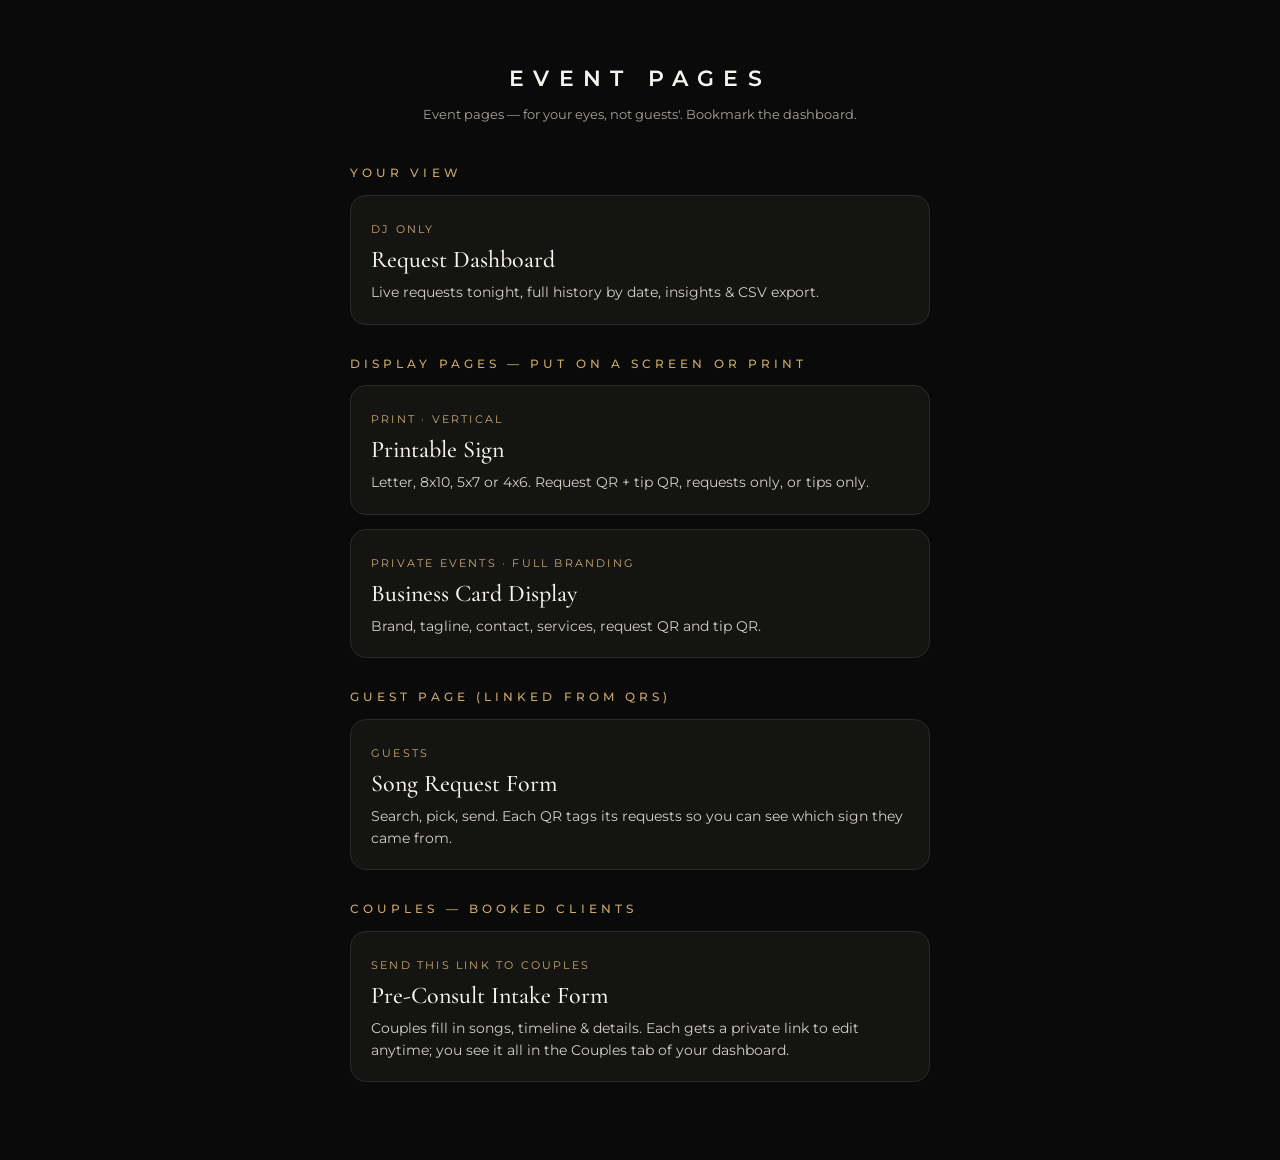
<file: index.html>
<!DOCTYPE html>
<html lang="en">
<head>
<meta charset="UTF-8" />
<meta name="viewport" content="width=device-width, initial-scale=1" />
<meta name="robots" content="noindex" />
<title>Event Pages</title>
<link rel="preconnect" href="https://fonts.googleapis.com" />
<link rel="preconnect" href="https://fonts.gstatic.com" crossorigin />
<link href="https://fonts.googleapis.com/css2?family=Cormorant+Garamond:ital,wght@0,500;1,500&family=Montserrat:wght@400;500;600&display=swap" rel="stylesheet" />
<link rel="stylesheet" href="styles.css" />
<style>
  .page { max-width: 620px; }
  .hub-card { display:block; text-decoration:none; color:var(--ink); margin-bottom:14px; transition: border-color .15s; }
  .hub-card:hover { border-color: var(--gold); }
  .hub-card h2 { font-family: var(--font-serif); font-weight:500; font-size:24px; }
  .hub-card p { color: var(--ink-2); font-size: 14px; margin-top:4px; }
  .hub-card .tag { font-size:11px; letter-spacing:0.2em; text-transform:uppercase; color:var(--gold); }
  .sec { margin: 30px 0 12px; }
</style>
</head>
<body>
<div class="page">
  <header style="text-align:center; padding:34px 0 10px">
    <div class="wordmark" style="font-size:22px">Event Pages</div>
    <p class="subtle" style="font-size:13px; margin-top:8px">Event pages — for your eyes, not guests'. Bookmark the dashboard.</p>
  </header>

  <div id="setupBanner" class="banner" style="display:none">
    Firebase isn't connected yet — pages run in same-device demo mode. See README.md for the 10-minute setup.
  </div>

  <div class="eyebrow sec">Your view</div>
  <a class="card hub-card" href="dashboard.html">
    <span class="tag">DJ only</span>
    <h2>Request Dashboard</h2>
    <p>Live requests tonight, full history by date, insights &amp; CSV export.</p>
  </a>

  <div class="eyebrow sec">Display pages — put on a screen or print</div>
  <a class="card hub-card" href="print.html">
    <span class="tag">Print · vertical</span>
    <h2>Printable Sign</h2>
    <p>Letter, 8x10, 5x7 or 4x6. Request QR + tip QR, requests only, or tips only.</p>
  </a>
  <a class="card hub-card" href="display-milestone.html">
    <span class="tag">Private events · full branding</span>
    <h2>Business Card Display</h2>
    <p>Brand, tagline, contact, services, request QR and tip QR.</p>
  </a>

  <div class="eyebrow sec">Guest page (linked from QRs)</div>
  <a class="card hub-card" href="request.html">
    <span class="tag">Guests</span>
    <h2>Song Request Form</h2>
    <p>Search, pick, send. Each QR tags its requests so you can see which sign they came from.</p>
  </a>

  <div class="eyebrow sec">Couples — booked clients</div>
  <a class="card hub-card" href="intake.html">
    <span class="tag">Send this link to couples</span>
    <h2>Pre-Consult Intake Form</h2>
    <p>Couples fill in songs, timeline &amp; details. Each gets a private link to edit anytime; you see it all in the Couples tab of your dashboard.</p>
  </a>
</div>
<script type="module">
  import { isFirebaseConfigured } from "./config.js";
  if (!isFirebaseConfigured())
    document.getElementById("setupBanner").style.display = "block";
</script>
</body>
</html>
</file>
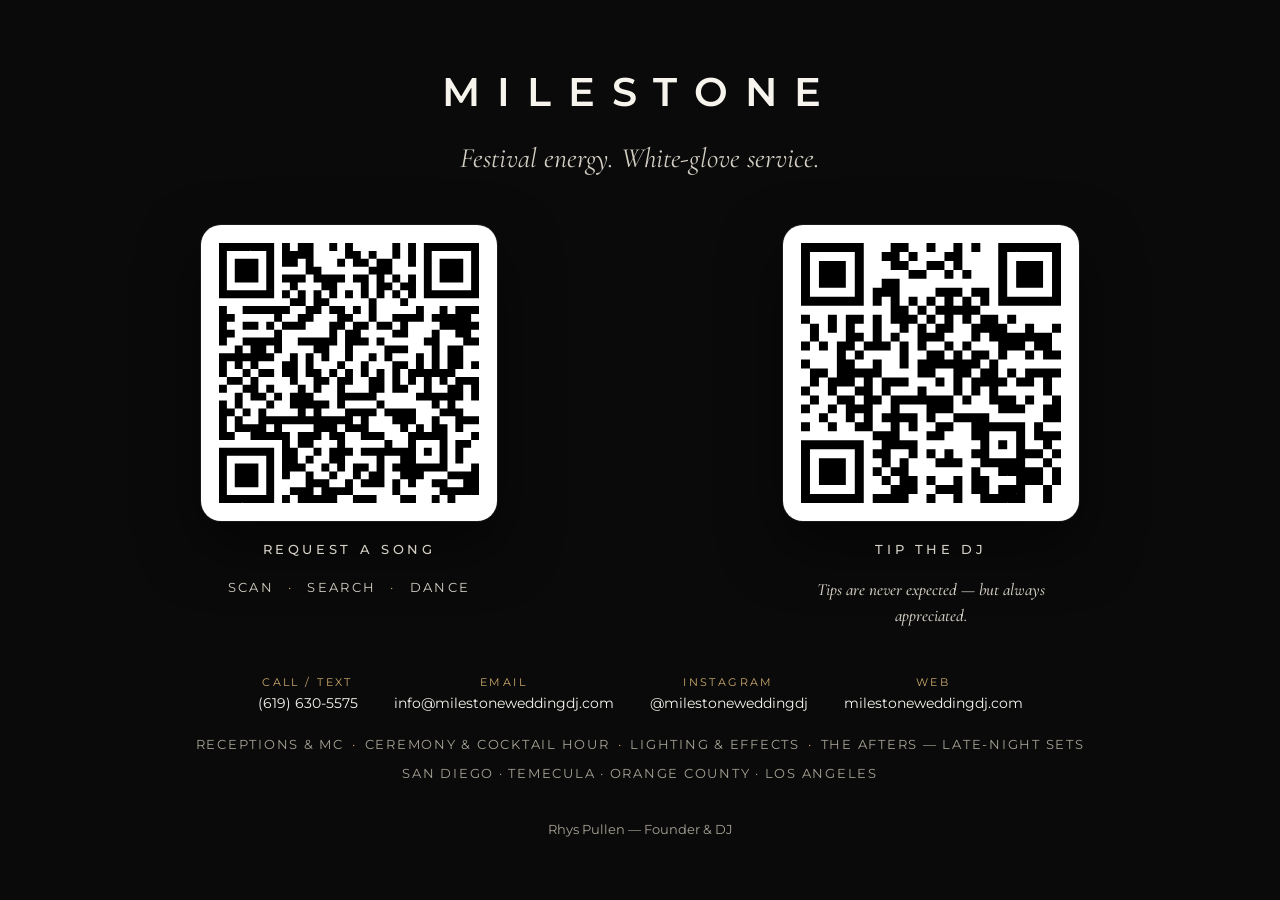
<file: display-milestone.html>
<!DOCTYPE html>
<html lang="en">
<head>
<meta charset="UTF-8" />
<meta name="viewport" content="width=device-width, initial-scale=1" />
<meta name="robots" content="noindex" />
<title>Milestone — Wedding DJ</title>
<link rel="preconnect" href="https://fonts.googleapis.com" />
<link rel="preconnect" href="https://fonts.gstatic.com" crossorigin />
<link href="https://fonts.googleapis.com/css2?family=Cormorant+Garamond:ital,wght@0,500;1,500&family=Montserrat:wght@400;500;600&display=swap" rel="stylesheet" />
<link rel="stylesheet" href="styles.css" />
<style>
  .brand-tag { font-family: var(--font-serif); font-style: italic; font-size: clamp(20px,3vw,28px); color: var(--ink-2); margin-top: 14px; }
  .contact-bar {
    display:flex; gap: clamp(14px, 3vw, 36px); flex-wrap:wrap; justify-content:center;
    margin-top: clamp(24px, 5vh, 44px);
    font-size: 14px; color: var(--ink-2);
  }
  .contact-bar a { color: var(--ink); text-decoration: none; }
  .contact-bar .k { color: var(--gold); font-size: 11px; letter-spacing: 0.22em; text-transform: uppercase; display:block; margin-bottom:2px; }
  .services-line { margin-top: 20px; font-size: 12.5px; letter-spacing: 0.14em; text-transform: uppercase; color: var(--ink-3); }
  .services-line .dot { color: var(--gold); padding: 0 8px; }
  .foot-owner { margin-top: clamp(22px, 4vh, 40px); font-size: 13px; color: var(--ink-3); }
  .tip-line { font-size: 17px; max-width: 280px; }
</style>
</head>
<body class="display-body">
  <div class="wordmark" style="font-size:clamp(26px,4.5vw,40px)" id="bizName"></div>
  <div class="brand-tag" id="tagline"></div>

  <div class="display-grid">
    <div class="qr-block">
      <div class="qr-card"><div id="qrRequest"></div></div>
      <div class="qr-label">Request a song</div>
      <div class="steps"><span>Scan</span><span class="dot">·</span><span>Search</span><span class="dot">·</span><span>Dance</span></div>
    </div>

    <div class="qr-block">
      <div class="qr-card"><div id="qrVenmo"></div></div>
      <div class="qr-label">Tip the DJ</div>
      <p class="serif-italic muted tip-line" id="tipLine"></p>
    </div>
  </div>

  <div class="contact-bar" id="contactBar"></div>
  <div class="services-line" id="servicesLine"></div>
  <div class="services-line" style="margin-top:10px" id="areaLine"></div>
  <div class="foot-owner" id="ownerLine"></div>

<script src="vendor-qrcode.js"></script>
<script type="module">
  import { SETTINGS, BUSINESS } from "./config.js";
  import { drawQR } from "./qr-helper.js";
  const $ = (id) => document.getElementById(id);

  $("bizName").textContent = BUSINESS.name;
  $("tagline").textContent = BUSINESS.tagline;
  $("tipLine").textContent = SETTINGS.tipLine;
  $("contactBar").innerHTML = `
    <div><span class="k">Call / Text</span><a href="${BUSINESS.phoneHref}">${BUSINESS.phone}</a></div>
    <div><span class="k">Email</span><a href="mailto:${BUSINESS.email}">${BUSINESS.email}</a></div>
    <div><span class="k">Instagram</span><a href="${BUSINESS.instagramUrl}" target="_blank" rel="noopener">${BUSINESS.instagram}</a></div>
    <div><span class="k">Web</span><a href="${BUSINESS.websiteUrl}" target="_blank" rel="noopener">${BUSINESS.website}</a></div>`;
  $("servicesLine").innerHTML = BUSINESS.services.join('<span class="dot">·</span>');
  $("areaLine").textContent = BUSINESS.serviceArea;
  $("ownerLine").textContent = BUSINESS.owner + " — " + BUSINESS.title;

  const requestUrl = new URL("request.html?v=private", location.href).href;
  drawQR($("qrRequest"), requestUrl, 260);
  drawQR($("qrVenmo"), "https://venmo.com/u/" + SETTINGS.venmoHandle, 260);
</script>
</body>
</html>
</file>
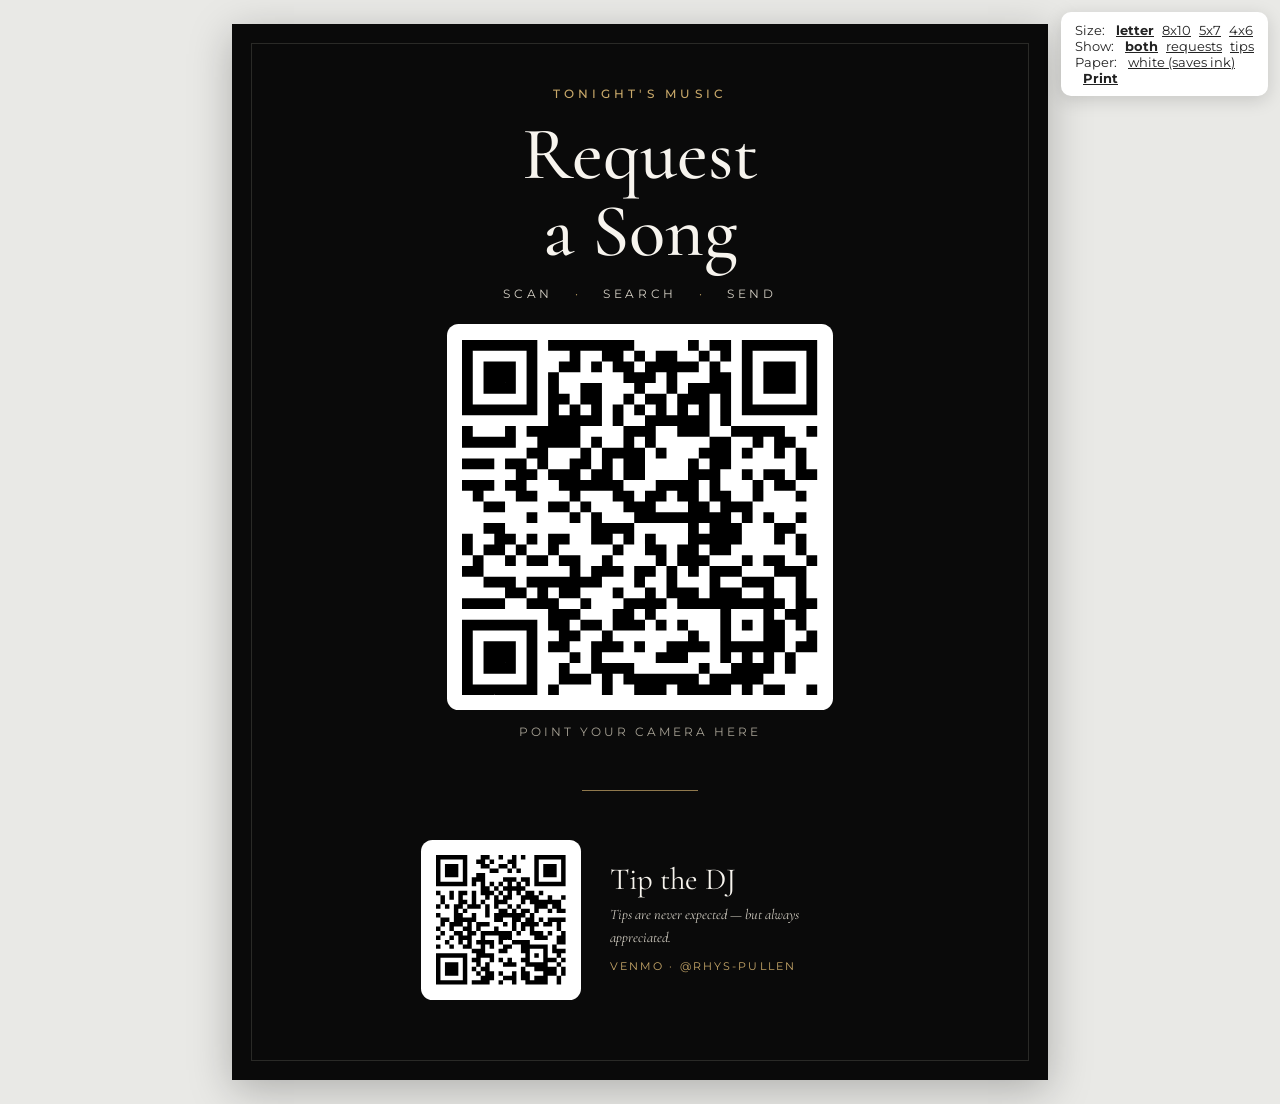
<file: print.html>
<!DOCTYPE html>
<html lang="en">
<head>
<meta charset="UTF-8" />
<meta name="viewport" content="width=device-width, initial-scale=1" />
<meta name="robots" content="noindex" />
<title>Print</title>
<link rel="preconnect" href="https://fonts.googleapis.com" />
<link rel="preconnect" href="https://fonts.gstatic.com" crossorigin />
<link href="https://fonts.googleapis.com/css2?family=Cormorant+Garamond:ital,wght@0,500;1,500&family=Montserrat:wght@400;500;600&display=swap" rel="stylesheet" />
<link rel="stylesheet" href="styles.css" />
<style id="pageSize"></style>
<style>
  /* Vertical print sign. Sizes: ?size=letter (default) | 8x10 | 5x7 | 4x6
     Content: ?show=both (default) | requests | tips      Paper: ?light=1 for a white page
     QR tag: ?v=table (whatever you want the dashboard to show as the source) */
  html, body { background: #e9e9e6; }
  body { display: flex; justify-content: center; padding: 24px 0; }
  .sheet {
    width: var(--w); height: var(--h); background: var(--bg); color: var(--ink);
    display: flex; flex-direction: column; align-items: center; justify-content: space-between;
    text-align: center; padding: calc(var(--u) * 0.62) calc(var(--u) * 0.5);
    box-shadow: 0 10px 40px rgba(0,0,0,.25); position: relative; overflow: hidden;
    -webkit-print-color-adjust: exact; print-color-adjust: exact;
  }
  .sheet::before { content: ""; position: absolute; inset: calc(var(--u) * 0.2); border: 1px solid var(--line-print); pointer-events: none; }
  .top { display: flex; flex-direction: column; align-items: center; }
  .eb { font-size: calc(var(--u) * 0.13); letter-spacing: .34em; text-transform: uppercase; color: var(--acc); font-weight: 500; }
  .brandmark { font-weight: 600; letter-spacing: .42em; text-transform: uppercase; font-size: calc(var(--u) * 0.24); margin-bottom: calc(var(--u) * 0.16); }
  .tag { font-family: var(--font-serif); font-style: italic; color: var(--ink-2); font-size: calc(var(--u) * 0.2); margin-top: calc(var(--u) * -0.06); margin-bottom: calc(var(--u) * 0.2); }
  h1 { font-family: var(--font-serif); font-weight: 500; line-height: 1.02; font-size: calc(var(--u) * 0.78); margin-top: calc(var(--u) * 0.14); }
  .steps { margin-top: calc(var(--u) * 0.16); font-size: calc(var(--u) * 0.13); letter-spacing: .3em; text-transform: uppercase; color: var(--ink-2); }
  .steps i { font-style: normal; color: var(--acc); padding: 0 .6em; }
  .qr { background: #fff; padding: calc(var(--u) * 0.16); border-radius: calc(var(--u) * 0.12); line-height: 0; }
  .qr svg { width: var(--qr); height: var(--qr); display: block; }
  .qr.small svg { width: var(--qr2); height: var(--qr2); }
  .scan { margin-top: calc(var(--u) * 0.14); font-size: calc(var(--u) * 0.12); letter-spacing: .26em; text-transform: uppercase; color: var(--ink-3); }
  .rule { width: calc(var(--u) * 1.2); height: 1px; background: var(--acc); opacity: .7; }
  .tip { display: flex; align-items: center; gap: calc(var(--u) * 0.3); text-align: left; }
  .tip .t1 { font-family: var(--font-serif); font-size: calc(var(--u) * 0.32); line-height: 1.05; }
  .tip .t2 { font-family: var(--font-serif); font-style: italic; color: var(--ink-2); font-size: calc(var(--u) * 0.15); margin-top: calc(var(--u) * 0.08); max-width: calc(var(--u) * 2.6); }
  .tip .t3 { font-size: calc(var(--u) * 0.11); letter-spacing: .2em; text-transform: uppercase; color: var(--acc); margin-top: calc(var(--u) * 0.1); }
  .foot { font-size: calc(var(--u) * 0.11); letter-spacing: .32em; text-transform: uppercase; color: var(--ink-3); }
  .tips-only .tip { flex-direction: column; text-align: center; }
  .tips-only .tip .t1 { font-size: calc(var(--u) * 0.7); }
  .tips-only .tip .t2 { font-size: calc(var(--u) * 0.22); max-width: none; }
  .tips-only .qr.small svg { width: var(--qr); height: var(--qr); }
  .light .sheet { --bg: #ffffff; --ink: #111; --ink-2: #444; --ink-3: #6b6b6b; --line-print: #d9d9d6; }
  .controls { z-index: 10; position: fixed; top: 12px; right: 12px; font: 13px var(--font-sans); background: #fff; color: #222; padding: 10px 14px; border-radius: 10px; box-shadow: 0 4px 18px rgba(0,0,0,.15); }
  .controls a { color: #222; margin-left: 8px; }
  @media print {
    html, body { background: none !important; padding: 0; } body { display: block; } .sheet { box-shadow: none; } .controls { display: none; }
    html:not(.light) .sheet { --bg: #0a0a0a; --ink: #f7f4ee; --ink-2: #d4cfc4; --ink-3: #a7a295; --line: #2a2a27; --gold: #c9a96a; color: var(--ink); }
  }
</style>
</head>
<body>
<div class="controls" id="controls"></div>
<div class="sheet" id="sheet">
  <div class="top" id="top"></div>
  <div id="mid"></div>
  <div class="foot" id="foot"></div>
</div>
<script src="vendor-qrcode.js"></script>
<script type="module">
  import { SETTINGS, BUSINESS } from "./config.js?v=6";
  const q = new URLSearchParams(location.search);
  const SIZES = { letter: [8.5, 11], "8x10": [8, 10], "5x7": [5, 7], "4x6": [4, 6] };
  const size = SIZES[q.get("size")] ? q.get("size") : "letter";
  const [W, H] = SIZES[size];
  const show = ["requests", "tips"].includes(q.get("show")) ? q.get("show") : "both";
  const tag = (q.get("v") || "sign").replace(/[^\w-]/g, "").slice(0, 30);
  const base = q.get("base") || location.href;   // ?base= lets you print before the site is live
  const brand = { name: "", tagline: "", foot: "" };
  if (q.get("light") === "1") document.documentElement.classList.add("light");
  if (show === "tips") document.body.classList.add("tips-only");

  const k = Math.min(W / 8.5, H / 11);   // everything scales with the tighter side of the page
  const s = document.documentElement.style;
  s.setProperty("--w", W + "in"); s.setProperty("--h", H + "in"); s.setProperty("--u", k + "in");
  const qrIn = show === "both" ? (brand.name ? 3.25 : 3.7) : (brand.name ? 4.0 : 4.4);
  s.setProperty("--qr", qrIn * k + "in");
  s.setProperty("--qr2", 1.35 * k + "in");
  s.setProperty("--acc", "var(--gold)");
  s.setProperty("--line-print", "var(--line)");
  document.getElementById("pageSize").textContent = `@page { size: ${W}in ${H}in; margin: 0; }`;

  const qrSvg = (text) => { const qr = qrcode(0, "M"); qr.addData(text); qr.make(); return qr.createSvgTag({ cellSize: 4, margin: 0, scalable: true }); };
  const requestUrl = new URL("request.html?v=" + tag, base).href;
  const venmoUrl = "https://venmo.com/u/" + SETTINGS.venmoHandle;
  const esc = (t) => String(t).replace(/[&<>"]/g, (c) => ({ "&": "&amp;", "<": "&lt;", ">": "&gt;", '"': "&quot;" }[c]));

  const head = brand.name ? `<div class="brandmark">${esc(brand.name)}</div>${brand.tagline ? `<div class="tag">${esc(brand.tagline)}</div>` : ""}` : "";
  const tipBlock = `<div class="tip"><div class="qr small">${qrSvg(venmoUrl)}</div><div>
      <div class="t1">${show === "tips" ? "Enjoying<br>the music?" : "Tip the DJ"}</div>
      <div class="t2">${esc(SETTINGS.tipLine)}</div>
      <div class="t3">Venmo · @${esc(SETTINGS.venmoHandle)}</div></div></div>`;

  if (show === "tips") {
    document.getElementById("top").innerHTML = head + `<div class="eb">From the DJ booth</div>`;
    document.getElementById("mid").innerHTML = tipBlock;
  } else {
    document.getElementById("top").innerHTML = head + `<div class="eb">Tonight's music</div><h1>Request<br>a Song</h1>
      <div class="steps">Scan<i>·</i>Search<i>·</i>Send</div>`;
    document.getElementById("mid").innerHTML = `<div class="qr">${qrSvg(requestUrl)}</div><div class="scan">Point your camera here</div>`;
    if (show === "both") document.getElementById("mid").insertAdjacentHTML("afterend", `<div class="rule"></div>${tipBlock}`);
  }
  document.getElementById("foot").textContent = brand.foot;

  const link = (k, v) => { const p = new URLSearchParams(q); p.set(k, v); return "?" + p.toString(); };
  document.getElementById("controls").innerHTML =
    `Size: ${Object.keys(SIZES).map((k) => `<a href="${link("size", k)}">${k === size ? "<b>" + k + "</b>" : k}</a>`).join("")}
     <br>Show: ${["both", "requests", "tips"].map((k) => `<a href="${link("show", k)}">${k === show ? "<b>" + k + "</b>" : k}</a>`).join("")}
     <br>Paper: <a href="${link("light", q.get("light") === "1" ? "0" : "1")}">${q.get("light") === "1" ? "dark" : "white (saves ink)"}</a>
     <br><a href="#" onclick="print();return false"><b>Print</b></a>`;
</script>
</body>
</html>
</file>
<file: styles.css>
/* ============================================================
   Event pages, shared theme
   Black / off-white minimal with champagne accent.
   ============================================================ */

:root {
  --bg: #0a0a0a;
  --surface: #141413;
  --surface-2: #1c1c1a;
  --ink: #f7f4ee;
  --ink-2: #d4cfc4;
  --ink-3: #a7a295;
  --gold: #c9a96a;        /* decorative accent (rules, eyebrows) */
  --gold-strong: #b58530; /* data marks — validated vs dark surface */
  --line: #2a2a27;
  --radius: 16px;
  --font-sans: "Montserrat", -apple-system, "Segoe UI", sans-serif;
  --font-serif: "Cormorant Garamond", Georgia, serif;
}

* { box-sizing: border-box; margin: 0; padding: 0; }

html, body { min-height: 100%; }

body {
  background: var(--bg);
  color: var(--ink);
  font-family: var(--font-sans);
  font-weight: 400;
  -webkit-font-smoothing: antialiased;
  line-height: 1.55;
}

/* ---------- type ---------- */
.eyebrow {
  font-size: 12px;
  letter-spacing: 0.34em;
  text-transform: uppercase;
  color: var(--gold);
  font-weight: 500;
}

h1.display {
  font-family: var(--font-serif);
  font-weight: 500;
  font-size: clamp(38px, 7vw, 72px);
  line-height: 1.08;
  letter-spacing: 0.01em;
}

.serif-italic {
  font-family: var(--font-serif);
  font-style: italic;
  font-weight: 500;
}

.muted { color: var(--ink-2); }
.subtle { color: var(--ink-3); }

.wordmark {
  font-weight: 600;
  letter-spacing: 0.42em;
  text-transform: uppercase;
}

/* ---------- layout helpers ---------- */
.page {
  max-width: 640px;
  margin: 0 auto;
  padding: 28px 20px 64px;
}

.rule {
  border: 0;
  height: 1px;
  background: linear-gradient(90deg, transparent, var(--gold) 30%, var(--gold) 70%, transparent);
  opacity: 0.45;
  margin: 28px auto;
  width: 180px;
}

/* ---------- cards / buttons / inputs ---------- */
.card {
  background: var(--surface);
  border: 1px solid var(--line);
  border-radius: var(--radius);
  padding: 20px;
}

.btn {
  display: inline-flex;
  align-items: center;
  justify-content: center;
  gap: 10px;
  width: 100%;
  padding: 16px 24px;
  border-radius: 999px;
  border: 1px solid var(--ink);
  background: var(--ink);
  color: #0a0a0a;
  font-family: var(--font-sans);
  font-size: 14px;
  font-weight: 600;
  letter-spacing: 0.14em;
  text-transform: uppercase;
  text-decoration: none;
  cursor: pointer;
  transition: opacity 0.15s ease, transform 0.05s ease;
}
.btn:active { transform: scale(0.985); }
.btn:disabled { opacity: 0.35; cursor: default; }
.btn.ghost {
  background: transparent;
  color: var(--ink);
  border-color: var(--line);
}
.btn.gold-outline {
  background: transparent;
  color: var(--gold);
  border-color: var(--gold);
}

.input {
  width: 100%;
  padding: 16px 18px;
  border-radius: 12px;
  border: 1px solid var(--line);
  background: var(--surface);
  color: var(--ink);
  font-family: var(--font-sans);
  font-size: 16px; /* prevents iOS zoom */
  outline: none;
}
.input::placeholder { color: var(--ink-3); }
.input:focus { border-color: var(--gold); }

label.field-label {
  display: block;
  font-size: 12px;
  letter-spacing: 0.14em;
  text-transform: uppercase;
  color: var(--ink-2);
  margin: 16px 0 7px;
}

/* ---------- song rows ---------- */
.song-row {
  display: flex;
  align-items: center;
  gap: 14px;
  padding: 12px;
  border-radius: 12px;
  cursor: pointer;
  border: 1px solid transparent;
}
.song-row:hover, .song-row:focus-visible { background: var(--surface-2); border-color: var(--line); }
.song-art {
  width: 52px;
  height: 52px;
  border-radius: 8px;
  background: var(--surface-2);
  object-fit: cover;
  flex-shrink: 0;
}
.song-meta { min-width: 0; }
.song-title {
  font-weight: 600;
  font-size: 15px;
  white-space: nowrap;
  overflow: hidden;
  text-overflow: ellipsis;
}
.song-artist {
  font-size: 13px;
  color: var(--ink-2);
  white-space: nowrap;
  overflow: hidden;
  text-overflow: ellipsis;
}

/* ---------- QR card ---------- */
.qr-card {
  background: #ffffff;
  border-radius: 20px;
  padding: 18px;
  display: inline-block;
  line-height: 0;
  box-shadow: 0 0 0 1px rgba(255,255,255,0.08), 0 24px 60px rgba(0,0,0,0.55);
  max-width: 100%;
}
.qr-card img, .qr-card canvas { border-radius: 4px; }
/* QR svg scales down to fit narrow/portrait screens instead of overflowing;
   --qr-size (set inline per QR) is the cap on wider screens. */
.qr-card svg {
  display: block;
  width: min(var(--qr-size, 260px), 62vw);
  height: min(var(--qr-size, 260px), 62vw);
}

/* ---------- banners ---------- */
.banner {
  border: 1px solid var(--gold);
  background: rgba(201, 169, 106, 0.08);
  color: var(--gold);
  border-radius: 12px;
  padding: 12px 16px;
  font-size: 13px;
  margin-bottom: 20px;
}

/* ---------- display pages ---------- */
.display-body {
  min-height: 100vh;
  display: flex;
  flex-direction: column;
  align-items: center;
  justify-content: center;
  text-align: center;
  padding: 5vh 6vw;
}
/* Portrait / narrow screens (phones, portrait tablets, printed portrait pages)
   stack the QR blocks in one column by default — this is the common case for
   an event display stand. Wide landscape screens (min-width query below) go
   side-by-side instead. */
.display-grid {
  display: grid;
  grid-template-columns: 1fr;
  gap: clamp(32px, 6vh, 64px);
  align-items: center;
  justify-items: center;
  width: 100%;
  max-width: 480px;
  margin-top: clamp(24px, 5vh, 48px);
}
@media (min-width: 860px) and (orientation: landscape) {
  .display-grid {
    grid-template-columns: repeat(auto-fit, minmax(280px, 1fr));
    max-width: 1100px;
    align-items: start;
    gap: clamp(24px, 5vw, 72px);
  }
}
.qr-block { display: flex; flex-direction: column; align-items: center; gap: 18px; width: 100%; }
.qr-label {
  font-size: 13px;
  letter-spacing: 0.28em;
  text-transform: uppercase;
  color: var(--ink-2);
  font-weight: 500;
}
.steps {
  display: flex;
  gap: 14px;
  align-items: center;
  justify-content: center;
  color: var(--ink-2);
  font-size: 13px;
  letter-spacing: 0.18em;
  text-transform: uppercase;
  flex-wrap: wrap;
}
.steps .dot { color: var(--gold); }

/* ---------- print: flip to ink-friendly light ---------- */
@media print {
  :root {
    --bg: #ffffff;
    --surface: #ffffff;
    --surface-2: #f4f2ee;
    --ink: #111111;
    --ink-2: #444444;
    --ink-3: #777777;
    --line: #dddddd;
    --gold: #8a6a2f;
  }
  body { background: #ffffff !important; color: #111 !important; }
  .qr-card { box-shadow: none; border: 1px solid #ddd; padding: 10px; }
  .no-print { display: none !important; }

  /* Compact everything so a display page fits one Letter/A4 sheet —
     the screen sizing (min-height:100vh, big gaps, large QR caps) is
     generous on purpose for a monitor, but overflows a printed page. */
  @page { margin: 0.35in; }
  .display-body { min-height: auto; padding: 0; }
  h1.display { font-size: clamp(24px, 4.5vw, 34px) !important; }
  .eyebrow { font-size: 10px; }
  .display-grid { gap: 20px !important; margin-top: 14px !important; max-width: 420px; }
  .qr-card svg { width: min(var(--qr-size, 260px), 34vw) !important; height: min(var(--qr-size, 260px), 34vw) !important; }
  .qr-label { font-size: 11px; }
  .steps { font-size: 11px; }
  .rule { margin: 14px auto; }
  .tip-line, .serif-italic { font-size: 14px !important; }
  .foot, .foot-owner { margin-top: 14px !important; }
  .contact-bar { margin-top: 14px !important; gap: 14px !important; font-size: 12px; }
  .services-line { margin-top: 8px !important; font-size: 10.5px; }
  .brand-tag { margin-top: 6px !important; font-size: 16px !important; }
  .wordmark { font-size: 22px !important; }
}
</file>
